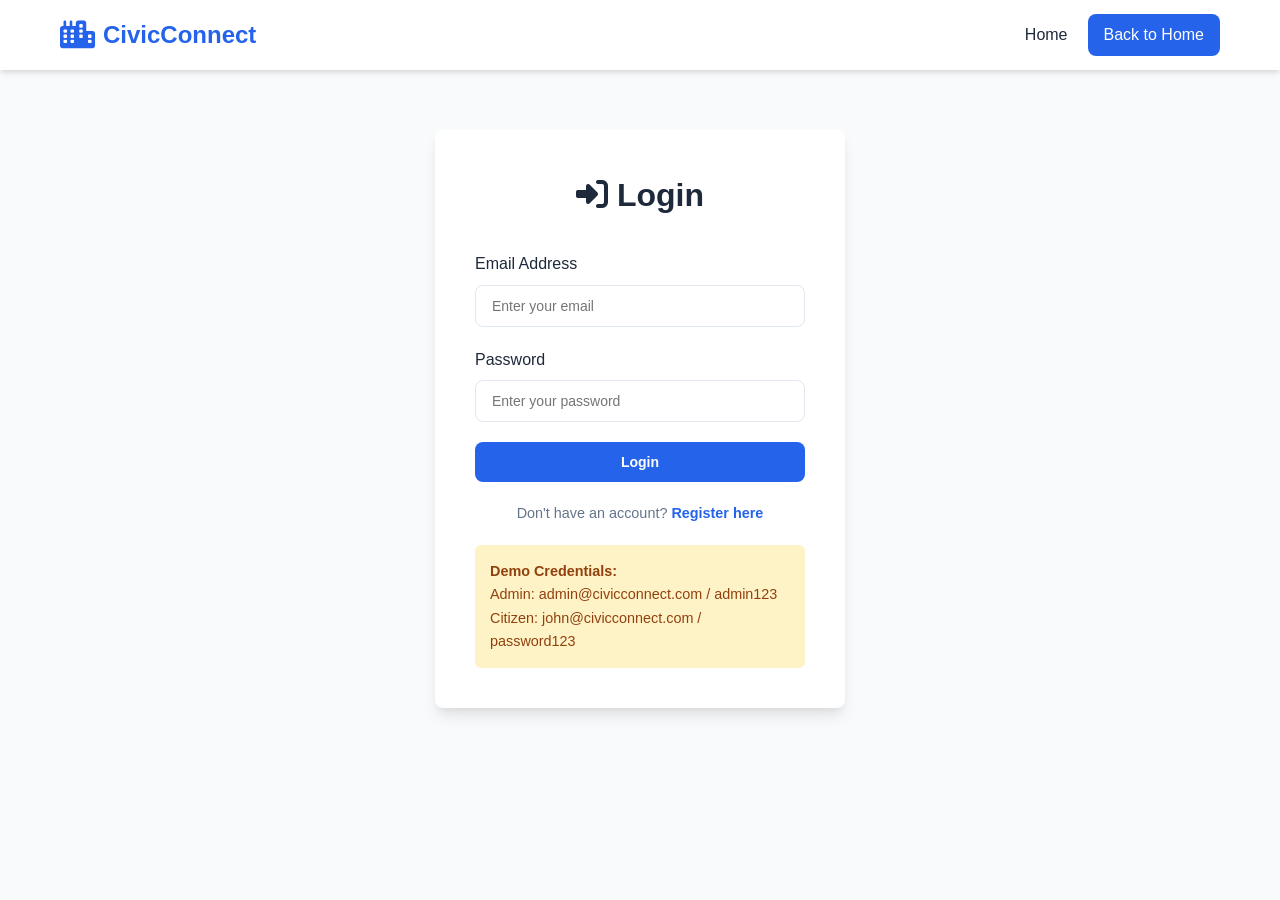
<file: civicconnect/frontend/admin.html>
<!DOCTYPE html>
<html lang="en">
<head>
    <meta charset="UTF-8">
    <meta name="viewport" content="width=device-width, initial-scale=1.0">
    <title>Admin Dashboard - CivicConnect</title>
    <link rel="stylesheet" href="css/style.css">
    <link rel="stylesheet" href="https://cdnjs.cloudflare.com/ajax/libs/font-awesome/6.4.0/css/all.min.css">
</head>
<body>
    <nav class="navbar">
        <div class="nav-container">
            <div class="nav-logo">
                <i class="fas fa-city"></i> CivicConnect
            </div>
            <div class="nav-links">
                <a href="admin-issues.html" class="nav-link">Issue Management</a>
                <a href="analytics.html" class="nav-link">Analytics</a>
                <a href="dashboard.html" class="nav-link">Citizen View</a>
                <a href="#" id="adminLogout" class="nav-link btn-primary" style="background: var(--danger);">Logout</a>
            </div>
        </div>
    </nav>

    <div class="dashboard-container">
        <div class="welcome-bar">
            <h1><i class="fas fa-tachometer-alt"></i> Admin Dashboard</h1>
            <div id="adminNotifBadge" style="position: relative;">
                <i class="fas fa-bell" style="font-size: 1.5rem; cursor: pointer;"></i>
                <span id="adminNotifCount" style="position: absolute; top: -5px; right: -10px; background: var(--danger); color: white; font-size: 10px; padding: 2px 6px; border-radius: 50%;">0</span>
            </div>
        </div>

        <div class="admin-stats">
            <div class="stat-item">
                <i class="fas fa-exclamation-triangle"></i>
                <div class="stat-info">
                    <h3 id="adminTotalIssues">0</h3>
                    <p>Total Issues</p>
                </div>
            </div>
            <div class="stat-item">
                <i class="fas fa-user-plus"></i>
                <div class="stat-info">
                    <h3 id="adminTotalUsers">0</h3>
                    <p>Registered Citizens</p>
                </div>
            </div>
            <div class="stat-item">
                <i class="fas fa-check-circle"></i>
                <div class="stat-info">
                    <h3 id="adminResolvedIssues">0</h3>
                    <p>Resolved Issues</p>
                </div>
            </div>
            <div class="stat-item">
                <i class="fas fa-clock"></i>
                <div class="stat-info">
                    <h3 id="adminInProgress">0</h3>
                    <p>In Progress</p>
                </div>
            </div>
        </div>

        <h2 style="margin-bottom: 20px; color: var(--dark);">Recent Issues</h2>
        <div id="adminIssuesContainer" class="issues-grid">
            <!-- Issues will be loaded here -->
        </div>
    </div>

    <script src="js/api.js"></script>
    <script src="js/admin.js"></script>
</body>
</html>
</file>
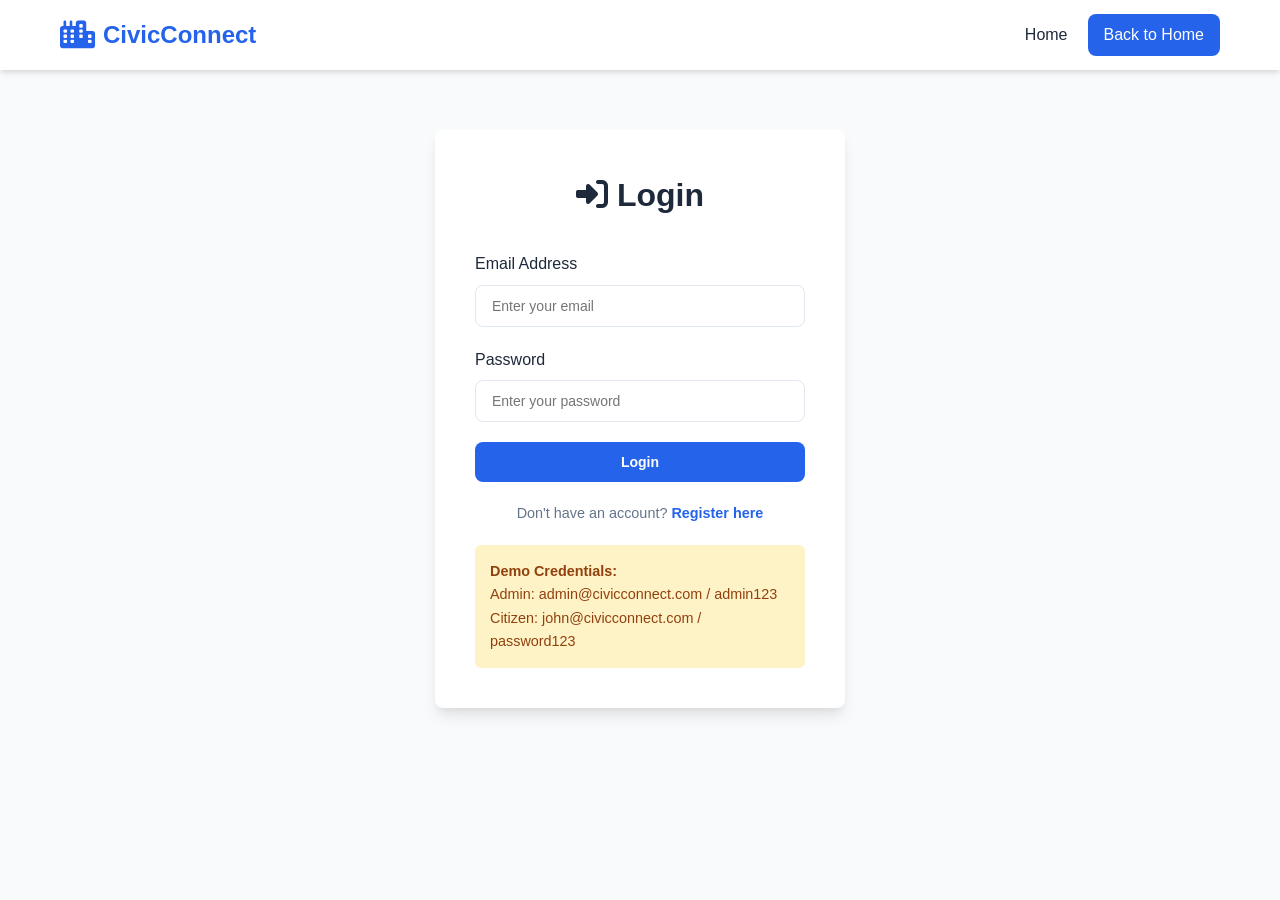
<file: civicconnect/frontend/analytics.html>
<!DOCTYPE html>
<html lang="en">
<head>
    <meta charset="UTF-8">
    <meta name="viewport" content="width=device-width, initial-scale=1.0">
    <title>Analytics - CivicConnect</title>
    <link rel="stylesheet" href="css/style.css">
    <link rel="stylesheet" href="https://cdnjs.cloudflare.com/ajax/libs/font-awesome/6.4.0/css/all.min.css">
</head>
<body>
    <nav class="navbar">
        <div class="nav-container">
            <div class="nav-logo">
                <i class="fas fa-city"></i> CivicConnect
            </div>
            <div class="nav-links">
                <a href="admin.html" class="nav-link">Dashboard</a>
                <a href="admin-issues.html" class="nav-link">Issue Management</a>
                <a href="#" id="analyticsLogout" class="nav-link btn-primary" style="background: var(--danger);">Logout</a>
            </div>
        </div>
    </nav>

    <div class="dashboard-container">
        <div class="welcome-bar">
            <h1><i class="fas fa-chart-pie"></i> Analytics</h1>
            <a href="admin.html" class="btn btn-outline">Back to Dashboard</a>
        </div>

        <div class="admin-stats">
            <div class="stat-item">
                <i class="fas fa-exclamation-triangle"></i>
                <div class="stat-info">
                    <h3 id="analyticsTotalIssues">0</h3>
                    <p>Total Issues</p>
                </div>
            </div>
            <div class="stat-item">
                <i class="fas fa-check-circle"></i>
                <div class="stat-info">
                    <h3 id="analyticsResolvedRate">0%</h3>
                    <p>Resolution Rate</p>
                </div>
            </div>
            <div class="stat-item">
                <i class="fas fa-clock"></i>
                <div class="stat-info">
                    <h3 id="analyticsAvgDays">0</h3>
                    <p>Avg Resolution Days</p>
                </div>
            </div>
            <div class="stat-item">
                <i class="fas fa-copy"></i>
                <div class="stat-info">
                    <h3 id="analyticsDuplicates">0</h3>
                    <p>Duplicate Issues</p>
                </div>
            </div>
        </div>

        <div style="background: white; padding: 30px; border-radius: var(--radius); box-shadow: var(--shadow); margin-bottom: 30px;">
            <h3 style="margin-bottom: 20px; color: var(--dark);">Issues by Category</h3>
            <div id="categoryChart">
                <!-- Category breakdown will be loaded here -->
            </div>
        </div>

        <div style="background: white; padding: 30px; border-radius: var(--radius); box-shadow: var(--shadow);">
            <h3 style="margin-bottom: 20px; color: var(--dark);">Issues by Department</h3>
            <div id="departmentChart">
                <!-- Department breakdown will be loaded here -->
            </div>
        </div>
    </div>

    <script src="js/api.js"></script>
    <script src="js/analytics.js"></script>
</body>
</html>
</file>
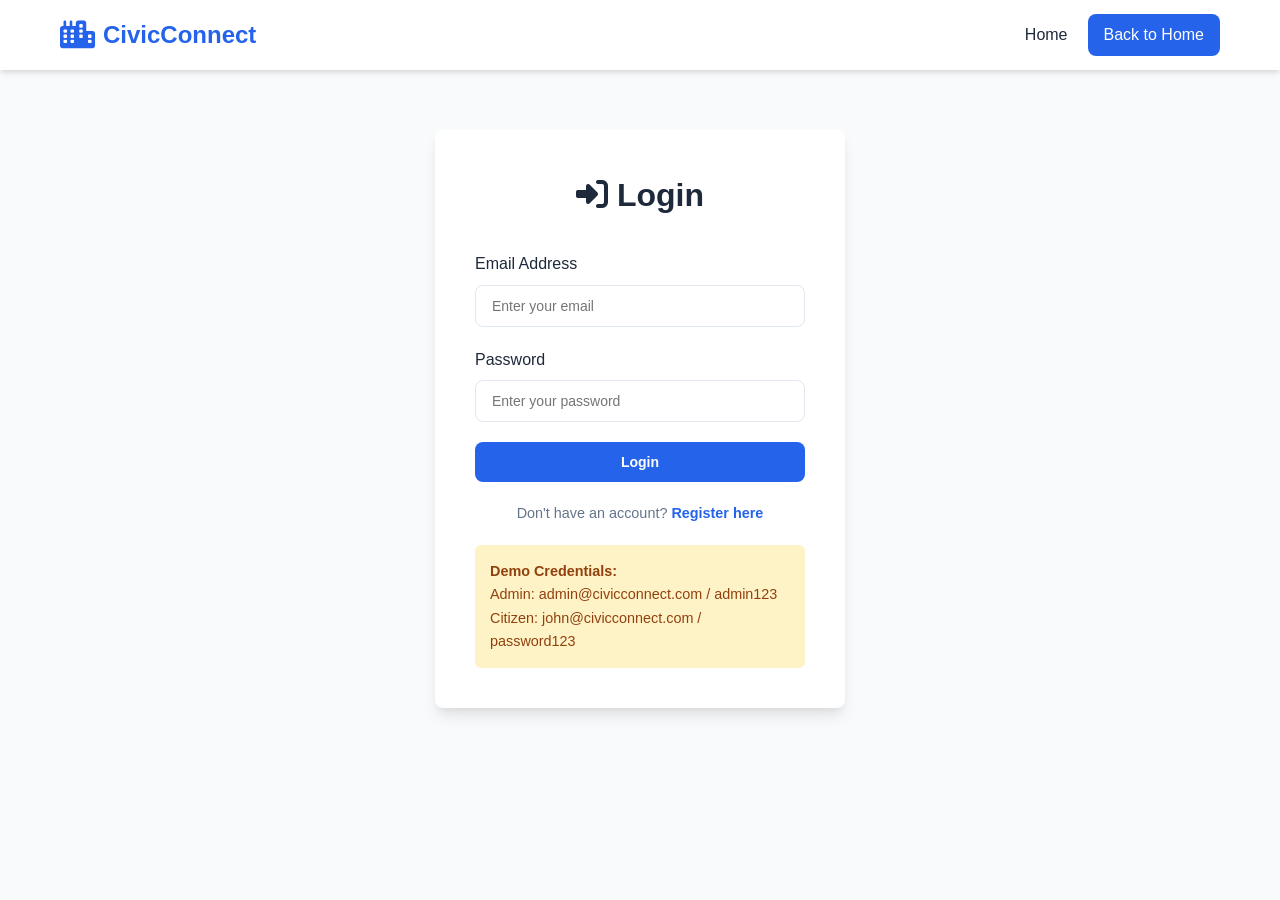
<file: civicconnect/frontend/dashboard.html>
<!DOCTYPE html>
<html lang="en">
<head>
    <meta charset="UTF-8">
    <meta name="viewport" content="width=device-width, initial-scale=1.0">
    <title>Citizen Dashboard - CivicConnect</title>
    <link rel="stylesheet" href="css/style.css">
    <link rel="stylesheet" href="https://cdnjs.cloudflare.com/ajax/libs/font-awesome/6.4.0/css/all.min.css">
</head>
<body>
    <nav class="navbar">
        <div class="nav-container">
            <div class="nav-logo">
                <i class="fas fa-city"></i> CivicConnect
            </div>
            <div class="nav-links">
                <a href="browse.html" class="nav-link">Browse Issues</a>
                <a href="map.html" class="nav-link">Map View</a>
                <a href="report.html" class="nav-link btn-primary">Report Issue</a>
                <a href="#" id="navUser" class="nav-link">Profile</a>
                <a href="#" id="navLogout" class="nav-link btn-primary" style="background: var(--danger);">Logout</a>
            </div>
        </div>
    </nav>

    <div class="dashboard-container">
        <div class="welcome-bar">
            <h1 id="welcomeName">Welcome, Citizen!</h1>
            <div id="notifBadge" style="position: relative;">
                <i class="fas fa-bell" style="font-size: 1.5rem; cursor: pointer;"></i>
                <span id="notifCount" style="position: absolute; top: -5px; right: -10px; background: var(--danger); color: white; font-size: 10px; padding: 2px 6px; border-radius: 50%;">0</span>
            </div>
        </div>

        <div class="dashboard-stats">
            <div class="stat-item">
                <i class="fas fa-exclamation-triangle"></i>
                <div class="stat-info">
                    <h3 id="totalIssues">0</h3>
                    <p>Total Issues Reported</p>
                </div>
            </div>
            <div class="stat-item">
                <i class="fas fa-clock"></i>
                <div class="stat-info">
                    <h3 id="pendingIssues">0</h3>
                    <p>Pending Resolution</p>
                </div>
            </div>
            <div class="stat-item">
                <i class="fas fa-check-circle"></i>
                <div class="stat-info">
                    <h3 id="resolvedIssues">0</h3>
                    <p>Issues Resolved</p>
                </div>
            </div>
            <div class="stat-item">
                <i class="fas fa-thumbs-up"></i>
                <div class="stat-info">
                    <h3 id="totalSupport">0</h3>
                    <p>Community Support Received</p>
                </div>
            </div>
        </div>

        <h2 style="margin-bottom: 20px; color: var(--dark);">Your Issues</h2>
        <div id="userIssues" class="issues-grid">
            <!-- User issues will be loaded here -->
        </div>

        <div id="noIssues" style="text-align: center; padding: 40px; color: var(--secondary); display: none;">
            <i class="fas fa-inbox" style="font-size: 3rem; margin-bottom: 15px; opacity: 0.3;"></i>
            <p>No issues reported yet. <a href="report.html" style="color: var(--primary); font-weight: 600;">Report your first issue</a></p>
        </div>
    </div>

    <script src="js/api.js"></script>
    <script src="js/dashboard.js"></script>
</body>
</html>
</file>
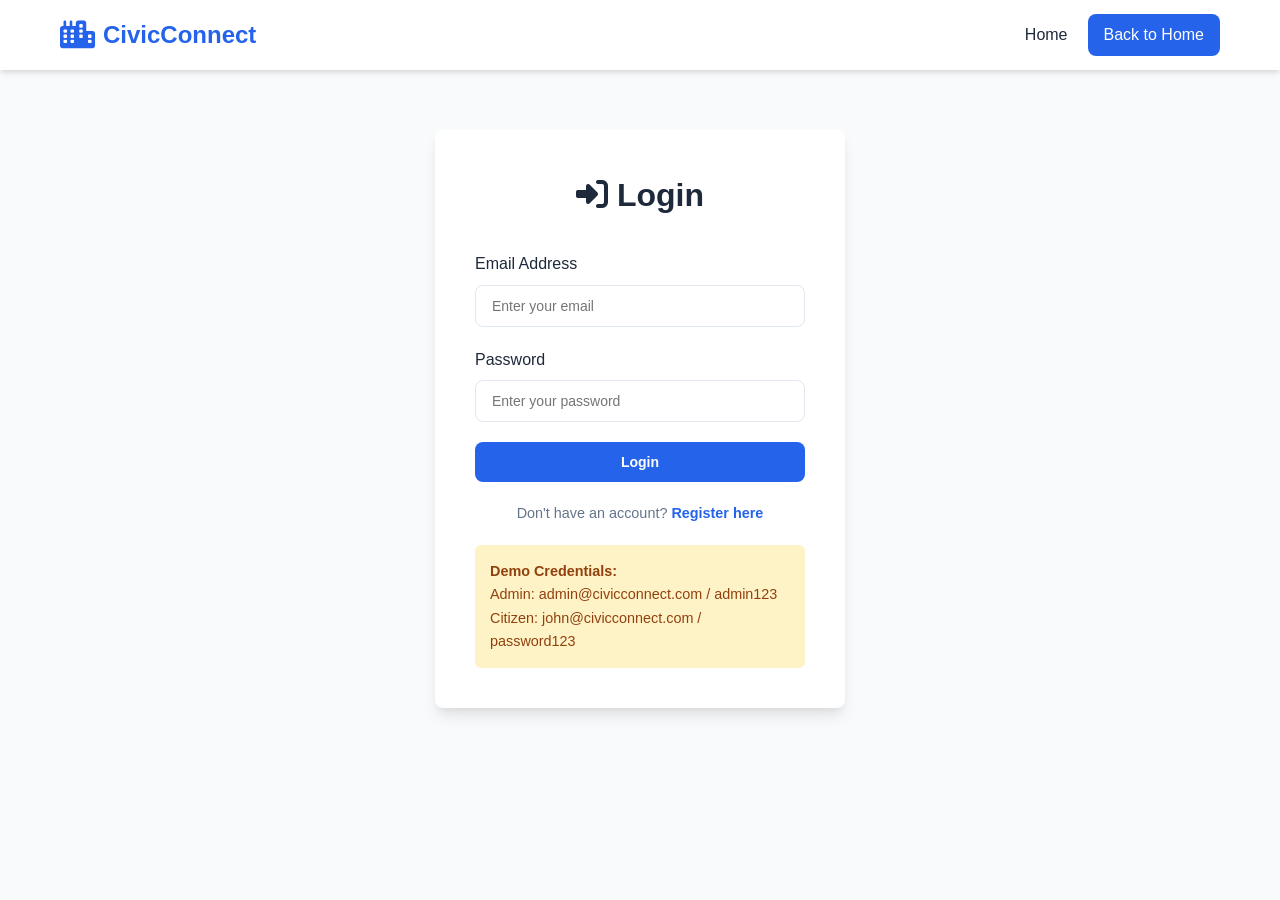
<file: civicconnect/frontend/login.html>
<!DOCTYPE html>
<html lang="en">
<head>
    <meta charset="UTF-8">
    <meta name="viewport" content="width=device-width, initial-scale=1.0">
    <title>Login - CivicConnect</title>
    <link rel="stylesheet" href="css/style.css">
    <link rel="stylesheet" href="https://cdnjs.cloudflare.com/ajax/libs/font-awesome/6.4.0/css/all.min.css">
</head>
<body>
    <nav class="navbar">
        <div class="nav-container">
            <div class="nav-logo">
                <i class="fas fa-city"></i> CivicConnect
            </div>
            <div class="nav-links">
                <a href="index.html" class="nav-link">Home</a>
                <a href="index.html" class="nav-link btn-primary">Back to Home</a>
            </div>
        </div>
    </nav>

    <div class="auth-container">
        <div class="auth-card">
            <h2><i class="fas fa-sign-in-alt"></i> Login</h2>
            <form id="loginForm">
                <div class="form-group">
                    <label for="email">Email Address</label>
                    <input type="email" id="email" placeholder="Enter your email" required>
                </div>
                <div class="form-group">
                    <label for="password">Password</label>
                    <input type="password" id="password" placeholder="Enter your password" required>
                </div>
                <button type="submit" class="btn btn-primary btn-block">Login</button>
            </form>
            <div class="auth-footer">
                Don't have an account? <a href="register.html">Register here</a>
            </div>
            <div style="margin-top: 20px; padding: 15px; background: #fef3c7; border-radius: 6px; font-size: 0.9rem; color: #92400e;">
                <strong>Demo Credentials:</strong><br>
                Admin: admin@civicconnect.com / admin123<br>
                Citizen: john@civicconnect.com / password123
            </div>
        </div>
    </div>

    <script src="js/api.js"></script>
    <script src="js/auth.js"></script>
</body>
</html>
</file>
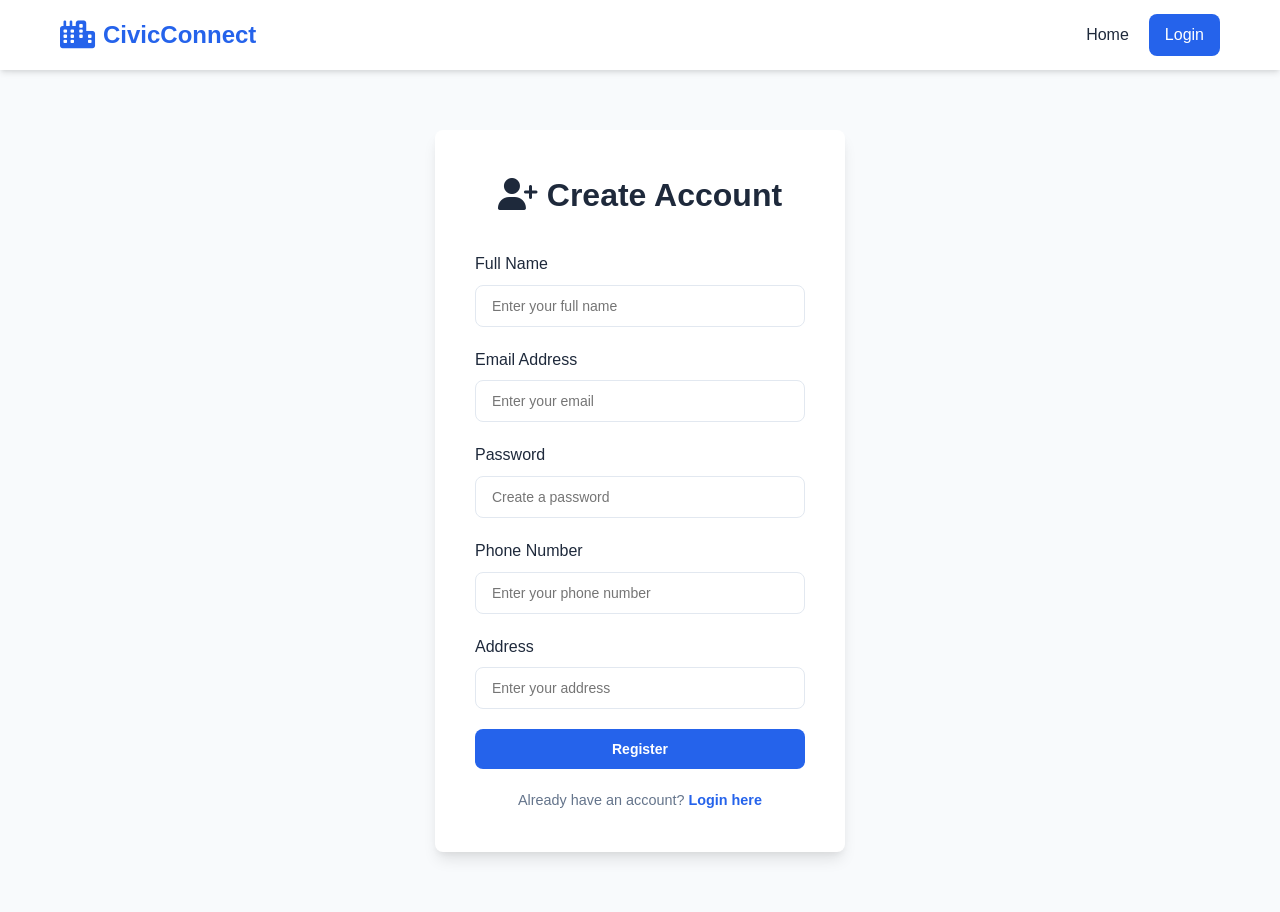
<file: civicconnect/frontend/register.html>
<!DOCTYPE html>
<html lang="en">
<head>
    <meta charset="UTF-8">
    <meta name="viewport" content="width=device-width, initial-scale=1.0">
    <title>Register - CivicConnect</title>
    <link rel="stylesheet" href="css/style.css">
    <link rel="stylesheet" href="https://cdnjs.cloudflare.com/ajax/libs/font-awesome/6.4.0/css/all.min.css">
</head>
<body>
    <nav class="navbar">
        <div class="nav-container">
            <div class="nav-logo">
                <i class="fas fa-city"></i> CivicConnect
            </div>
            <div class="nav-links">
                <a href="index.html" class="nav-link">Home</a>
                <a href="login.html" class="nav-link btn-primary">Login</a>
            </div>
        </div>
    </nav>

    <div class="auth-container">
        <div class="auth-card">
            <h2><i class="fas fa-user-plus"></i> Create Account</h2>
            <form id="registerForm">
                <div class="form-group">
                    <label for="name">Full Name</label>
                    <input type="text" id="name" placeholder="Enter your full name" required>
                </div>
                <div class="form-group">
                    <label for="email">Email Address</label>
                    <input type="email" id="email" placeholder="Enter your email" required>
                </div>
                <div class="form-group">
                    <label for="password">Password</label>
                    <input type="password" id="password" placeholder="Create a password" required>
                </div>
                <div class="form-group">
                    <label for="phone">Phone Number</label>
                    <input type="tel" id="phone" placeholder="Enter your phone number">
                </div>
                <div class="form-group">
                    <label for="address">Address</label>
                    <input type="text" id="address" placeholder="Enter your address">
                </div>
                <button type="submit" class="btn btn-primary btn-block">Register</button>
            </form>
            <div class="auth-footer">
                Already have an account? <a href="login.html">Login here</a>
            </div>
        </div>
    </div>

    <script src="js/api.js"></script>
    <script src="js/auth.js"></script>
</body>
</html>
</file>
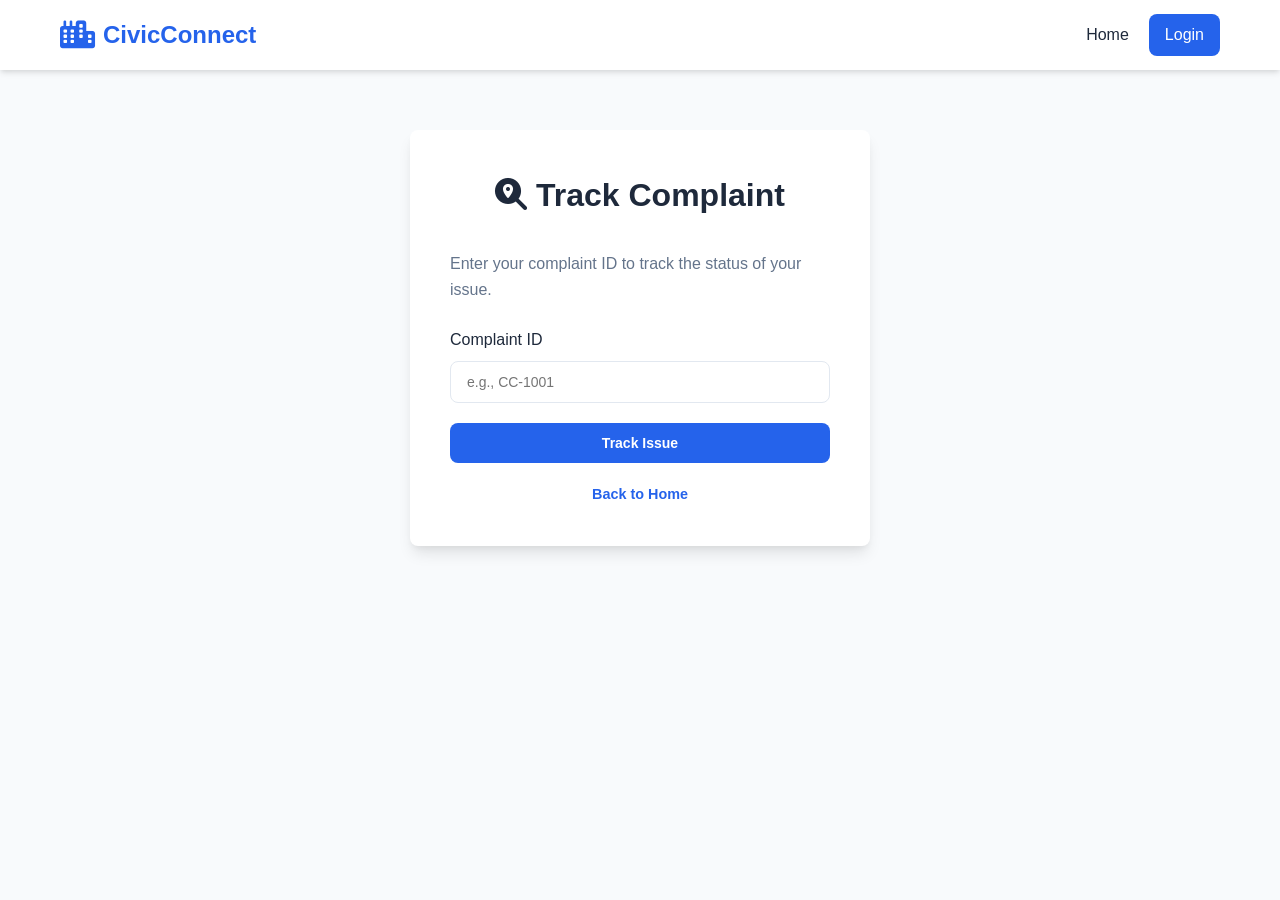
<file: civicconnect/frontend/track.html>
<!DOCTYPE html>
<html lang="en">
<head>
    <meta charset="UTF-8">
    <meta name="viewport" content="width=device-width, initial-scale=1.0">
    <title>Track Complaint - CivicConnect</title>
    <link rel="stylesheet" href="css/style.css">
    <link rel="stylesheet" href="https://cdnjs.cloudflare.com/ajax/libs/font-awesome/6.4.0/css/all.min.css">
</head>
<body>
    <nav class="navbar">
        <div class="nav-container">
            <div class="nav-logo">
                <i class="fas fa-city"></i> CivicConnect
            </div>
            <div class="nav-links">
                <a href="index.html" class="nav-link">Home</a>
                <a href="login.html" class="nav-link btn-primary">Login</a>
            </div>
        </div>
    </nav>

    <div class="auth-container" style="max-width: 500px;">
        <div class="auth-card">
            <h2><i class="fas fa-search-location"></i> Track Complaint</h2>
            <p style="color: var(--secondary); margin-bottom: 25px;">Enter your complaint ID to track the status of your issue.</p>
            <form id="trackForm">
                <div class="form-group">
                    <label for="complaintId">Complaint ID</label>
                    <input type="text" id="complaintId" placeholder="e.g., CC-1001" required>
                </div>
                <button type="submit" class="btn btn-primary btn-block">Track Issue</button>
            </form>
            <div class="auth-footer">
                <a href="index.html">Back to Home</a>
            </div>
        </div>
    </div>

    <div id="trackResult" style="max-width: 600px; margin: 30px auto; padding: 0 20px; display: none;">
        <div class="form-card">
            <h2 id="trackTitle">Issue Status</h2>
            <div class="issue-complaint-id" id="trackComplaintId" style="margin-bottom: 20px; display: block;">CC-0000</div>
            <div class="issue-meta" style="margin-bottom: 20px;">
                <span><i class="fas fa-tag"></i> <span id="trackCategory"></span></span>
                <span><i class="fas fa-map-marker-alt"></i> <span id="trackLocation"></span></span>
                <span><i class="fas fa-clock"></i> <span id="trackDate"></span></span>
            </div>
            <div style="text-align: center;">
                <span class="status-badge" id="trackStatus" style="font-size: 1rem; padding: 8px 16px;">Reported</span>
            </div>
            <p id="trackDescription" style="margin-top: 20px; color: var(--secondary);"></p>
            <a href="issue.html" class="btn btn-primary" style="margin-top: 20px;">View Full Details</a>
        </div>
    </div>

    <script src="js/api.js"></script>
    <script src="js/track.js"></script>
</body>
</html>
</file>
<file: civicconnect/frontend/css/style.css>
/* CivicConnect - Main Stylesheet */
* {
    margin: 0;
    padding: 0;
    box-sizing: border-box;
}

:root {
    --primary: #2563eb;
    --primary-dark: #1d4ed8;
    --secondary: #64748b;
    --success: #10b981;
    --warning: #f59e0b;
    --danger: #ef4444;
    --info: #3b82f6;
    --light: #f8fafc;
    --dark: #1e293b;
    --gray: #94a3b8;
    --border: #e2e8f0;
    --radius: 8px;
    --shadow: 0 4px 6px -1px rgba(0, 0, 0, 0.1), 0 2px 4px -1px rgba(0, 0, 0, 0.06);
    --shadow-lg: 0 10px 15px -3px rgba(0, 0, 0, 0.1), 0 4px 6px -2px rgba(0, 0, 0, 0.05);
}

body {
    font-family: 'Segoe UI', Tahoma, Geneva, Verdana, sans-serif;
    line-height: 1.6;
    color: var(--dark);
    background-color: var(--light);
}

a { text-decoration: none; color: inherit; }
ul { list-style: none; }
img { max-width: 100%; height: auto; }

.btn {
    display: inline-flex;
    align-items: center;
    justify-content: center;
    padding: 10px 20px;
    border-radius: var(--radius);
    font-weight: 600;
    font-size: 14px;
    cursor: pointer;
    transition: all 0.3s ease;
    border: none;
}

.btn-primary {
    background-color: var(--primary);
    color: white;
}

.btn-primary:hover {
    background-color: var(--primary-dark);
    transform: translateY(-1px);
}

.btn-outline {
    background-color: transparent;
    color: var(--primary);
    border: 2px solid var(--primary);
}

.btn-outline:hover {
    background-color: var(--primary);
    color: white;
}

.btn-large { padding: 14px 28px; font-size: 16px; }
/* Navbar */
.navbar {
    background: white;
    box-shadow: var(--shadow);
    position: sticky;
    top: 0;
    z-index: 1000;
}

.nav-container {
    max-width: 1200px;
    margin: 0 auto;
    padding: 0 20px;
    display: flex;
    align-items: center;
    justify-content: space-between;
    height: 70px;
}

.nav-logo {
    font-size: 1.5rem;
    font-weight: 700;
    color: var(--primary);
    display: flex;
    align-items: center;
    gap: 8px;
}

.nav-logo i {
    font-size: 1.75rem;
}

.nav-links {
    display: flex;
    align-items: center;
    gap: 20px;
}

.nav-link {
    font-weight: 500;
    color: var(--dark);
    transition: color 0.3s ease;
}

.nav-link:hover { color: var(--primary); }
.nav-link.active { color: var(--primary); }

.nav-link.btn-primary {
    background-color: var(--primary);
    color: white;
    padding: 8px 16px;
    border-radius: var(--radius);
}

.nav-link.btn-primary:hover { background-color: var(--primary-dark); color: white; }

.nav-link.btn-register {
    background-color: var(--success);
    color: white;
    padding: 8px 16px;
    border-radius: var(--radius);
}

.nav-link.btn-register:hover { background-color: #059669; color: white; }

.nav-toggle {
    display: none;
    font-size: 1.5rem;
    color: var(--dark);
    cursor: pointer;
}

/* Hero */
.hero {
    background: linear-gradient(135deg, var(--primary) 0%, var(--primary-dark) 100%);
    color: white;
    padding: 80px 20px;
    text-align: center;
}

.hero-content h1 {
    font-size: 3rem;
    margin-bottom: 16px;
    font-weight: 700;
}

.hero-content p {
    font-size: 1.25rem;
    margin-bottom: 30px;
    opacity: 0.9;
}

.hero-actions {
    display: flex;
    gap: 15px;
    justify-content: center;
    flex-wrap: wrap;
}
/* Stats */
.stats {
    background: white;
    padding: 60px 20px;
}

.stat-grid {
    max-width: 1200px;
    margin: 0 auto;
    display: grid;
    grid-template-columns: repeat(auto-fit, minmax(200px, 1fr));
    gap: 30px;
}

.stat-card {
    text-align: center;
    padding: 30px 20px;
    background: var(--light);
    border-radius: var(--radius);
    box-shadow: var(--shadow);
}

.stat-card i {
    font-size: 2.5rem;
    color: var(--primary);
    margin-bottom: 15px;
}

.stat-card h3 {
    font-size: 2rem;
    color: var(--dark);
    margin-bottom: 8px;
}

.stat-card p { color: var(--secondary); font-size: 0.95rem; }

/* Features */
.features {
    padding: 80px 20px;
    background: var(--light);
}

.section-title {
    text-align: center;
    font-size: 2.5rem;
    margin-bottom: 50px;
    color: var(--dark);
}

.feature-grid {
    max-width: 1200px;
    margin: 0 auto;
    display: grid;
    grid-template-columns: repeat(auto-fit, minmax(250px, 1fr));
    gap: 30px;
}

.feature-card {
    background: white;
    padding: 30px 25px;
    border-radius: var(--radius);
    box-shadow: var(--shadow);
    transition: transform 0.3s ease;
}

.feature-card:hover { transform: translateY(-5px); }

.feature-icon {
    width: 60px;
    height: 60px;
    background: rgba(37, 99, 235, 0.1);
    border-radius: var(--radius);
    display: flex;
    align-items: center;
    justify-content: center;
    margin-bottom: 20px;
    font-size: 1.5rem;
    color: var(--primary);
}

.feature-card h3 {
    font-size: 1.25rem;
    margin-bottom: 12px;
    color: var(--dark);
}

.feature-card p { color: var(--secondary); font-size: 0.95rem; }

/* How It Works */
.how-it-works {
    padding: 80px 20px;
    background: white;
}

.steps {
    max-width: 1200px;
    margin: 0 auto;
    display: grid;
    grid-template-columns: repeat(auto-fit, minmax(200px, 1fr));
    gap: 30px;
}

.step {
    text-align: center;
    padding: 30px 20px;
}

.step-number {
    width: 50px;
    height: 50px;
    background: var(--primary);
    color: white;
    border-radius: 50%;
    display: flex;
    align-items: center;
    justify-content: center;
    font-size: 1.5rem;
    font-weight: 700;
    margin: 0 auto 20px;
}

.step h3 {
    font-size: 1.25rem;
    margin-bottom: 12px;
    color: var(--dark);
}

.step p { color: var(--secondary); font-size: 0.95rem; }

/* Footer */
.footer {
    background: var(--dark);
    color: white;
    padding: 60px 20px 20px;
}

.footer-content {
    max-width: 1200px;
    margin: 0 auto;
    display: grid;
    grid-template-columns: repeat(auto-fit, minmax(200px, 1fr));
    gap: 40px;
    margin-bottom: 40px;
}

.footer-brand i {
    font-size: 2rem;
    color: var(--primary);
    margin-right: 10px;
}

.footer-brand p {
    opacity: 0.7;
    margin-top: 10px;
    font-size: 0.9rem;
}

.footer-links h4,
.footer-contact h4 {
    margin-bottom: 20px;
    color: white;
}

.footer-links a {
    display: block;
    color: rgba(255, 255, 255, 0.7);
    margin-bottom: 10px;
    transition: color 0.3s ease;
}

.footer-links a:hover { color: var(--primary); }

.footer-contact p {
    color: rgba(255, 255, 255, 0.7);
    margin-bottom: 10px;
}

.footer-bottom {
    max-width: 1200px;
    margin: 0 auto;
    padding-top: 30px;
    border-top: 1px solid rgba(255, 255, 255, 0.1);
    text-align: center;
    opacity: 0.5;
    font-size: 0.9rem;
}

.container { max-width: 1200px; margin: 0 auto; padding: 0 20px; }
/* Auth Pages */
.auth-container {
    max-width: 450px;
    margin: 60px auto;
    padding: 0 20px;
}

.auth-card {
    background: white;
    padding: 40px;
    border-radius: var(--radius);
    box-shadow: var(--shadow-lg);
}

.auth-card h2 {
    text-align: center;
    color: var(--dark);
    margin-bottom: 30px;
    font-size: 2rem;
}

.form-group {
    margin-bottom: 20px;
}

.form-group label {
    display: block;
    margin-bottom: 8px;
    font-weight: 500;
    color: var(--dark);
}

.form-group input {
    width: 100%;
    padding: 12px 16px;
    border: 1px solid var(--border);
    border-radius: var(--radius);
    font-size: 14px;
    transition: border-color 0.3s ease;
}

.form-group input:focus {
    outline: none;
    border-color: var(--primary);
}

.btn-block { width: 100%; padding: 12px; }

.auth-footer {
    text-align: center;
    margin-top: 20px;
    color: var(--secondary);
    font-size: 0.9rem;
}

.auth-footer a { color: var(--primary); font-weight: 600; }

/* Dashboard */
.dashboard-container {
    max-width: 1200px;
    margin: 40px auto;
    padding: 0 20px;
}

.welcome-bar {
    display: flex;
    justify-content: space-between;
    align-items: center;
    margin-bottom: 30px;
}

.welcome-bar h1 {
    font-size: 1.75rem;
    color: var(--dark);
}

.dashboard-stats {
    display: grid;
    grid-template-columns: repeat(auto-fit, minmax(220px, 1fr));
    gap: 20px;
    margin-bottom: 30px;
}

.stat-item {
    background: white;
    padding: 25px;
    border-radius: var(--radius);
    box-shadow: var(--shadow);
    display: flex;
    align-items: center;
    gap: 20px;
}

.stat-item i {
    font-size: 2rem;
    color: var(--primary);
    width: 60px;
    height: 60px;
    background: rgba(37, 99, 235, 0.1);
    border-radius: var(--radius);
    display: flex;
    align-items: center;
    justify-content: center;
}

.stat-item .stat-info h3 {
    font-size: 1.5rem;
    color: var(--dark);
    margin-bottom: 5px;
}

.stat-item .stat-info p {
    color: var(--secondary);
    font-size: 0.9rem;
}
/* Issues Grid */
.issues-grid {
    display: grid;
    grid-template-columns: repeat(auto-fill, minmax(350px, 1fr));
    gap: 25px;
}

.issue-card {
    background: white;
    border-radius: var(--radius);
    box-shadow: var(--shadow);
    overflow: hidden;
    transition: transform 0.3s ease;
}

.issue-card:hover {
    transform: translateY(-3px);
    box-shadow: var(--shadow-lg);
}

.issue-image {
    height: 200px;
    background: var(--light);
    display: flex;
    align-items: center;
    justify-content: center;
    color: var(--gray);
    font-size: 3rem;
}

.issue-image img {
    width: 100%;
    height: 100%;
    object-fit: cover;
}

.issue-content { padding: 20px; }

.issue-header {
    display: flex;
    justify-content: space-between;
    align-items: flex-start;
    margin-bottom: 12px;
}

.issue-complaint-id {
    font-size: 0.85rem;
    font-weight: 700;
    color: var(--primary);
    background: rgba(37, 99, 235, 0.1);
    padding: 4px 10px;
    border-radius: 4px;
}

.issue-title {
    font-size: 1.1rem;
    font-weight: 600;
    color: var(--dark);
    margin-bottom: 8px;
}

.issue-category {
    display: inline-block;
    font-size: 0.75rem;
    font-weight: 600;
    text-transform: uppercase;
    padding: 4px 10px;
    border-radius: 12px;
    margin-bottom: 10px;
}

.issue-category.road { background: #fee2e2; color: #991b1b; }
.issue-category.streetlight { background: #dbeafe; color: #1e40af; }
.issue-category.garbage { background: #dcfce7; color: #166534; }
.issue-category.water { background: #bfdbfe; color: #1e3a8a; }
.issue-category.drainage { background: #fef3c7; color: #92400e; }
.issue-category.safety { background: #f3e8ff; color: #6b21a8; }

.issue-description {
    color: var(--secondary);
    font-size: 0.9rem;
    margin-bottom: 15px;
    display: -webkit-box;
    -webkit-line-clamp: 3;
    line-clamp: 3;
    -webkit-box-orient: vertical;
    overflow: hidden;
}

.issue-meta {
    display: flex;
    gap: 15px;
    margin-bottom: 15px;
    font-size: 0.85rem;
    color: var(--gray);
}

.issue-meta span {
    display: flex;
    align-items: center;
    gap: 6px;
}

.issue-actions {
    display: flex;
    gap: 10px;
    padding-top: 15px;
    border-top: 1px solid var(--border);
}

.issue-actions .btn {
    flex: 1;
    font-size: 0.85rem;
    padding: 8px 12px;
}

/* Status badges */
.status-badge {
    display: inline-flex;
    align-items: center;
    padding: 4px 10px;
    border-radius: 12px;
    font-size: 0.75rem;
    font-weight: 600;
    text-transform: uppercase;
}

.status-reported { background: #fef3c7; color: #92400e; }
.status-verified { background: #dbeafe; color: #1e40af; }
.status-in-progress { background: #bfdbfe; color: #1e3a8a; }
.status-resolved { background: #dcfce7; color: #166534; }

/* Priority */
.priority-low { color: #10b981; }
.priority-medium { color: #f59e0b; }
.priority-high { color: #ef4444; }
.priority-critical { color: #dc2626; font-weight: 700; }
/* Map */
#map {
    height: 600px;
    width: 100%;
    border-radius: var(--radius);
    box-shadow: var(--shadow);
    margin-bottom: 20px;
}

/* Forms */
.form-container {
    max-width: 700px;
    margin: 40px auto;
    padding: 0 20px;
}

.form-card {
    background: white;
    padding: 30px;
    border-radius: var(--radius);
    box-shadow: var(--shadow);
}

.form-card h2 {
    margin-bottom: 30px;
    color: var(--dark);
}

.file-upload {
    border: 2px dashed var(--border);
    border-radius: var(--radius);
    padding: 30px;
    text-align: center;
    margin-bottom: 25px;
    cursor: pointer;
    transition: border-color 0.3s ease;
}

.file-upload:hover { border-color: var(--primary); }

.file-upload i {
    font-size: 3rem;
    color: var(--gray);
    margin-bottom: 15px;
}

.file-upload p { color: var(--secondary); }

/* Admin Dashboard */
.admin-stats {
    display: grid;
    grid-template-columns: repeat(auto-fit, minmax(200px, 1fr));
    gap: 20px;
    margin-bottom: 30px;
}

.admin-table {
    background: white;
    border-radius: var(--radius);
    box-shadow: var(--shadow);
    overflow: hidden;
}

.admin-table table { width: 100%; border-collapse: collapse; }

.admin-table th,
.admin-table td {
    padding: 15px;
    text-align: left;
    border-bottom: 1px solid var(--border);
}

.admin-table th {
    background: var(--light);
    font-weight: 600;
    color: var(--dark);
    text-transform: uppercase;
    font-size: 0.85rem;
}

.admin-table tr:hover { background: rgba(37, 99, 235, 0.02); }

/* Responsive */
@media (max-width: 768px) {
    .nav-links {
        display: none;
        position: absolute;
        top: 70px;
        left: 0;
        right: 0;
        background: white;
        flex-direction: column;
        padding: 20px;
        box-shadow: var(--shadow);
    }

    .nav-links.active { display: flex; }
    .nav-toggle { display: block; }
    .hero-content h1 { font-size: 2rem; }
    .issues-grid { grid-template-columns: 1fr; }
    .welcome-bar {
        flex-direction: column;
        gap: 20px;
        align-items: flex-start;
    }
}
</file>
